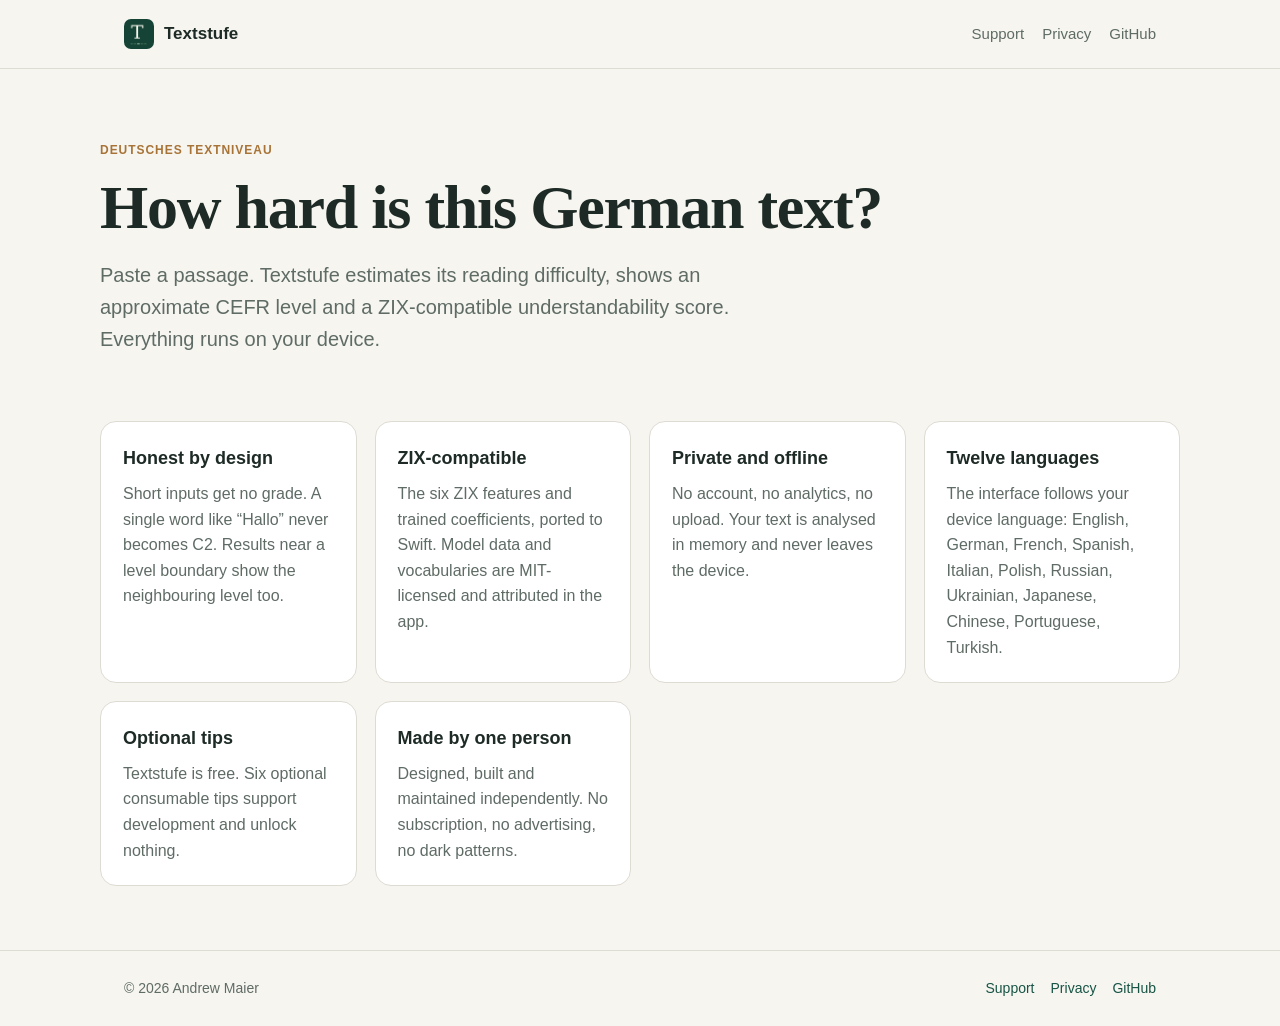
<file: index.html>
<!doctype html>
<html lang="en">
<head>
  <meta charset="utf-8">
  <meta name="viewport" content="width=device-width, initial-scale=1">
  <title>Textstufe — German reading difficulty, offline</title>
  <meta name="description" content="Textstufe estimates the reading difficulty of German texts on your iPhone and iPad. Offline, private, with a ZIX-compatible score.">
  <link rel="icon" href="assets/app-icon.png">
  <link rel="stylesheet" href="style.css">
</head>
<body>
  <header class="site">
    <div class="wrap">
      <a class="brand" href="index.html"><img src="assets/app-icon.png" alt="">Textstufe</a>
      <nav class="site">
        <a href="support.html">Support</a>
        <a href="privacy.html">Privacy</a>
        <a href="https://github.com/Dronnn/dieTextstufe">GitHub</a>
      </nav>
    </div>
  </header>

  <main class="hero wrap">
    <div class="eyebrow">Deutsches Textniveau</div>
    <h1>How hard is this German text?</h1>
    <p class="lead">Paste a passage. Textstufe estimates its reading difficulty, shows an approximate CEFR level and a ZIX-compatible understandability score. Everything runs on your device.</p>
  </main>

  <section class="wrap grid">
    <div class="card">
      <h2>Honest by design</h2>
      <p>Short inputs get no grade. A single word like “Hallo” never becomes C2. Results near a level boundary show the neighbouring level too.</p>
    </div>
    <div class="card">
      <h2>ZIX-compatible</h2>
      <p>The six ZIX features and trained coefficients, ported to Swift. Model data and vocabularies are MIT-licensed and attributed in the app.</p>
    </div>
    <div class="card">
      <h2>Private and offline</h2>
      <p>No account, no analytics, no upload. Your text is analysed in memory and never leaves the device.</p>
    </div>
    <div class="card">
      <h2>Twelve languages</h2>
      <p>The interface follows your device language: English, German, French, Spanish, Italian, Polish, Russian, Ukrainian, Japanese, Chinese, Portuguese, Turkish.</p>
    </div>
    <div class="card">
      <h2>Optional tips</h2>
      <p>Textstufe is free. Six optional consumable tips support development and unlock nothing.</p>
    </div>
    <div class="card">
      <h2>Made by one person</h2>
      <p>Designed, built and maintained independently. No subscription, no advertising, no dark patterns.</p>
    </div>
  </section>

  <footer class="site">
    <div class="wrap">
      <span>© 2026 Andrew Maier</span>
      <nav>
        <a href="support.html">Support</a>
        <a href="privacy.html">Privacy</a>
        <a href="https://github.com/Dronnn/dieTextstufe">GitHub</a>
      </nav>
    </div>
  </footer>
</body>
</html>
</file>
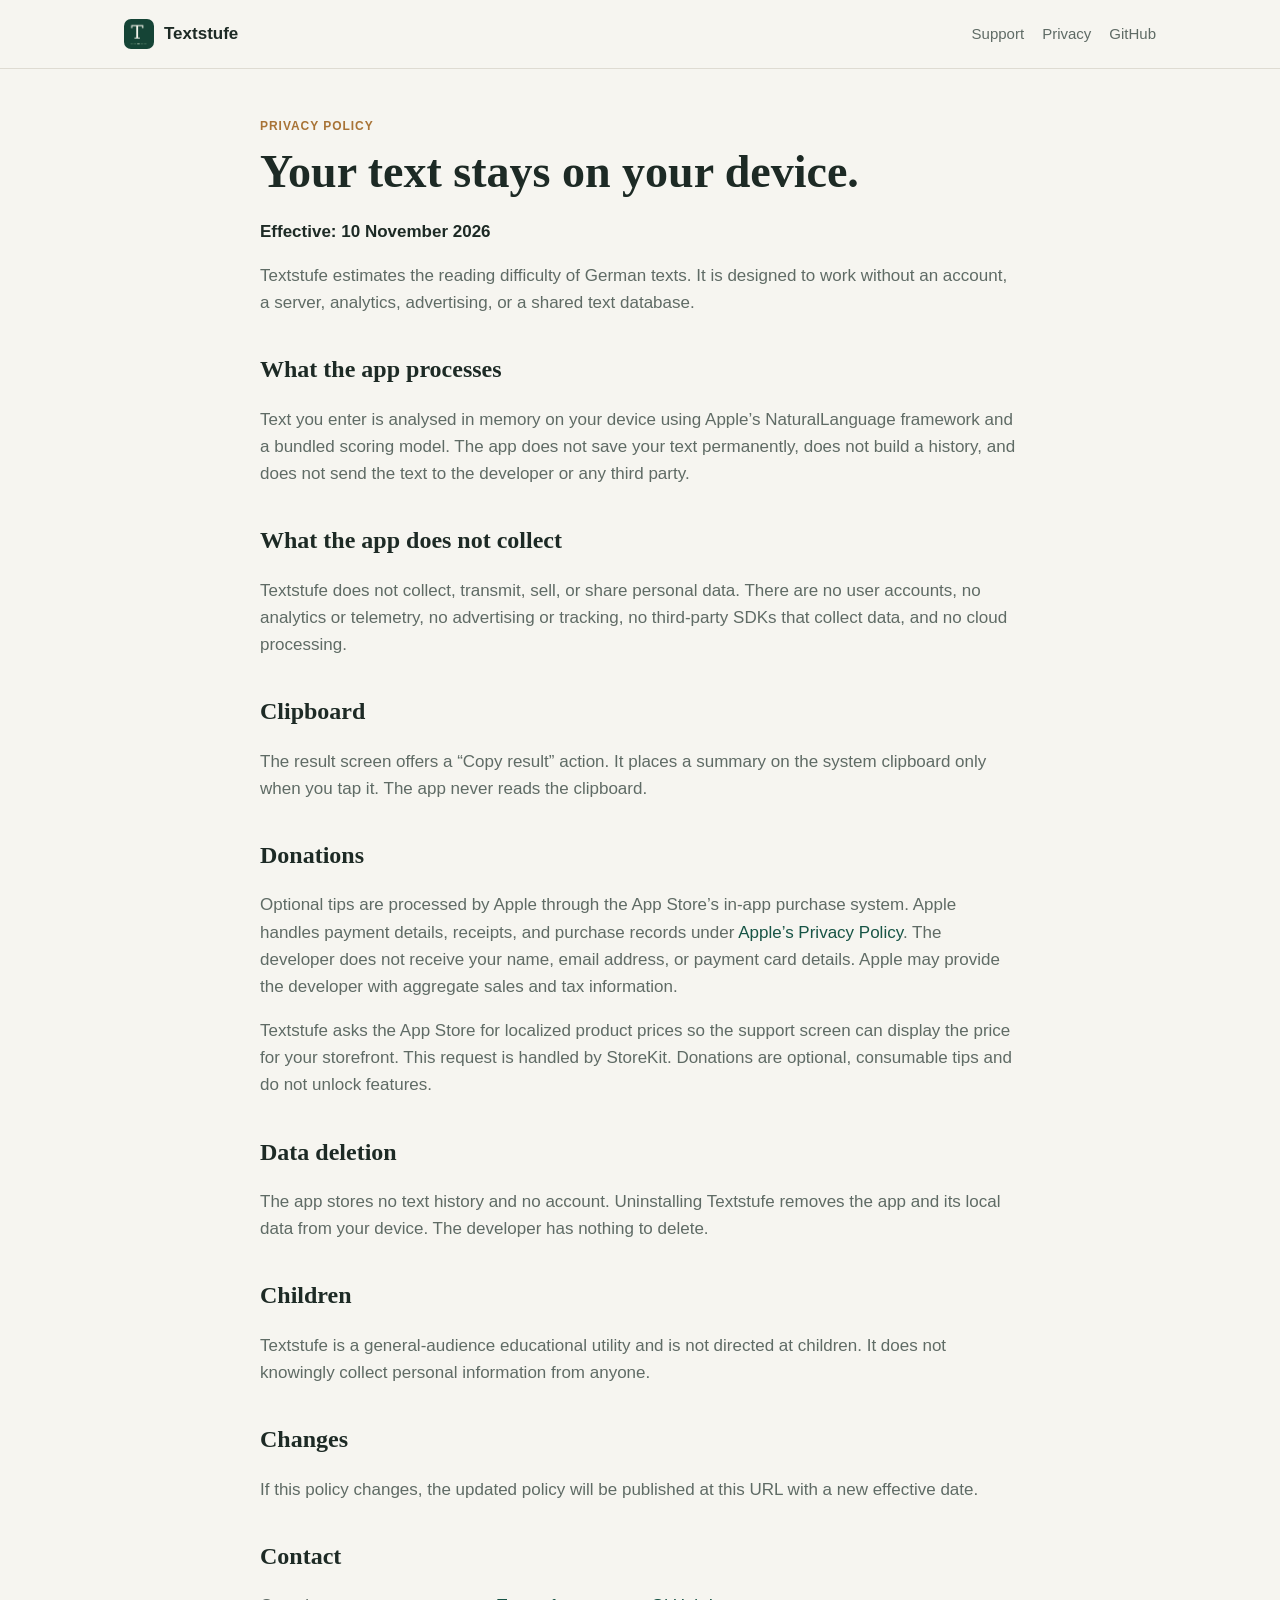
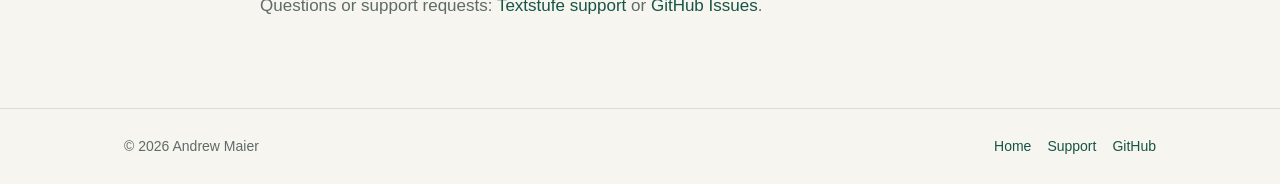
<file: privacy.html>
<!doctype html>
<html lang="en">
<head>
  <meta charset="utf-8">
  <meta name="viewport" content="width=device-width, initial-scale=1">
  <title>Privacy — Textstufe</title>
  <meta name="description" content="Textstufe privacy policy: on-device analysis, no accounts, no analytics, no tracking.">
  <link rel="icon" href="assets/app-icon.png">
  <link rel="stylesheet" href="style.css">
</head>
<body>
  <header class="site">
    <div class="wrap">
      <a class="brand" href="index.html"><img src="assets/app-icon.png" alt="">Textstufe</a>
      <nav class="site">
        <a href="support.html">Support</a>
        <a href="privacy.html">Privacy</a>
        <a href="https://github.com/Dronnn/dieTextstufe">GitHub</a>
      </nav>
    </div>
  </header>

  <main class="page wrap">
    <div class="eyebrow">Privacy policy</div>
    <h1>Your text stays on your device.</h1>
    <p><strong>Effective: 10 November 2026</strong></p>
    <p>Textstufe estimates the reading difficulty of German texts. It is designed to work without an account, a server, analytics, advertising, or a shared text database.</p>

    <h2>What the app processes</h2>
    <p>Text you enter is analysed in memory on your device using Apple’s NaturalLanguage framework and a bundled scoring model. The app does not save your text permanently, does not build a history, and does not send the text to the developer or any third party.</p>

    <h2>What the app does not collect</h2>
    <p>Textstufe does not collect, transmit, sell, or share personal data. There are no user accounts, no analytics or telemetry, no advertising or tracking, no third-party SDKs that collect data, and no cloud processing.</p>

    <h2>Clipboard</h2>
    <p>The result screen offers a “Copy result” action. It places a summary on the system clipboard only when you tap it. The app never reads the clipboard.</p>

    <h2>Donations</h2>
    <p>Optional tips are processed by Apple through the App Store’s in-app purchase system. Apple handles payment details, receipts, and purchase records under <a href="https://www.apple.com/legal/privacy/">Apple’s Privacy Policy</a>. The developer does not receive your name, email address, or payment card details. Apple may provide the developer with aggregate sales and tax information.</p>
    <p>Textstufe asks the App Store for localized product prices so the support screen can display the price for your storefront. This request is handled by StoreKit. Donations are optional, consumable tips and do not unlock features.</p>

    <h2>Data deletion</h2>
    <p>The app stores no text history and no account. Uninstalling Textstufe removes the app and its local data from your device. The developer has nothing to delete.</p>

    <h2>Children</h2>
    <p>Textstufe is a general-audience educational utility and is not directed at children. It does not knowingly collect personal information from anyone.</p>

    <h2>Changes</h2>
    <p>If this policy changes, the updated policy will be published at this URL with a new effective date.</p>

    <h2>Contact</h2>
    <p>Questions or support requests: <a href="support.html">Textstufe support</a> or <a href="https://github.com/Dronnn/dieTextstufe/issues">GitHub Issues</a>.</p>
  </main>

  <footer class="site">
    <div class="wrap">
      <span>© 2026 Andrew Maier</span>
      <nav>
        <a href="index.html">Home</a>
        <a href="support.html">Support</a>
        <a href="https://github.com/Dronnn/dieTextstufe">GitHub</a>
      </nav>
    </div>
  </footer>
</body>
</html>
</file>
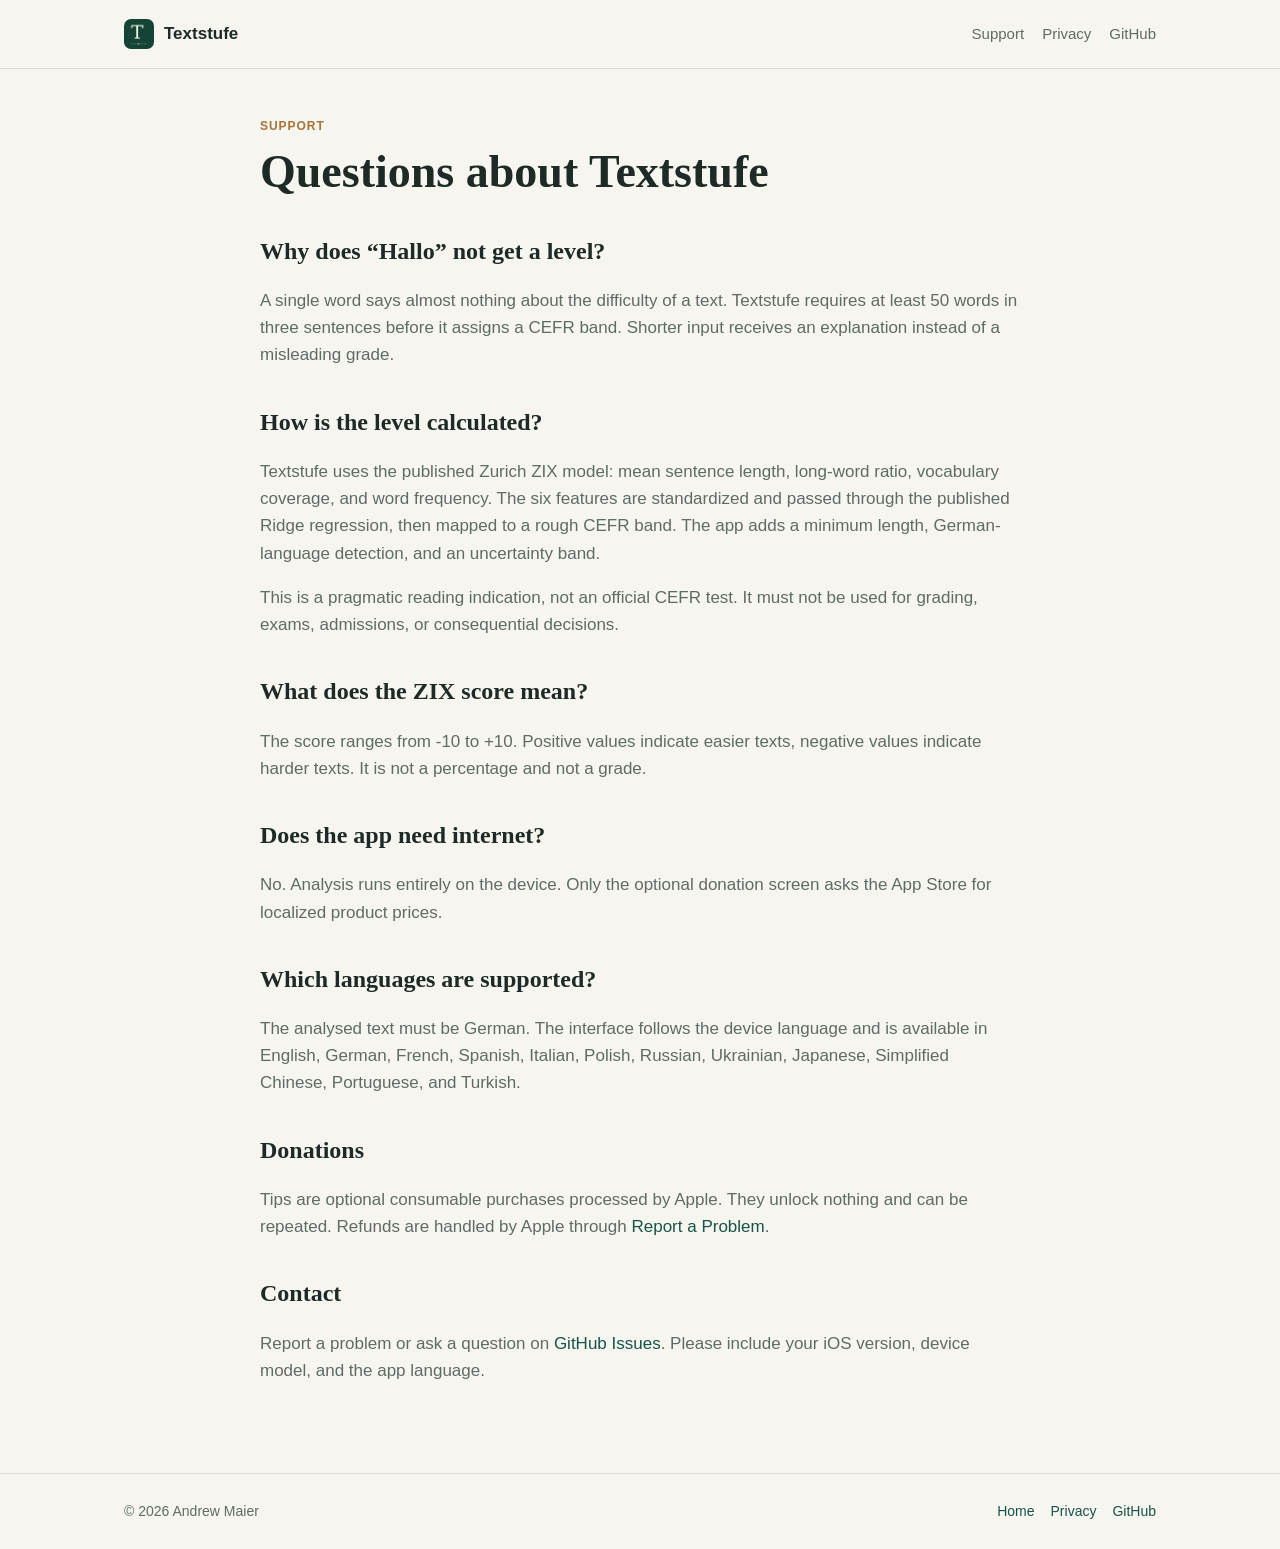
<file: support.html>
<!doctype html>
<html lang="en">
<head>
  <meta charset="utf-8">
  <meta name="viewport" content="width=device-width, initial-scale=1">
  <title>Support — Textstufe</title>
  <meta name="description" content="Textstufe support: scoring method, short-text limits, offline behaviour, donations and contact.">
  <link rel="icon" href="assets/app-icon.png">
  <link rel="stylesheet" href="style.css">
</head>
<body>
  <header class="site">
    <div class="wrap">
      <a class="brand" href="index.html"><img src="assets/app-icon.png" alt="">Textstufe</a>
      <nav class="site">
        <a href="support.html">Support</a>
        <a href="privacy.html">Privacy</a>
        <a href="https://github.com/Dronnn/dieTextstufe">GitHub</a>
      </nav>
    </div>
  </header>

  <main class="page wrap">
    <div class="eyebrow">Support</div>
    <h1>Questions about Textstufe</h1>

    <h2>Why does “Hallo” not get a level?</h2>
    <p>A single word says almost nothing about the difficulty of a text. Textstufe requires at least 50 words in three sentences before it assigns a CEFR band. Shorter input receives an explanation instead of a misleading grade.</p>

    <h2>How is the level calculated?</h2>
    <p>Textstufe uses the published Zurich ZIX model: mean sentence length, long-word ratio, vocabulary coverage, and word frequency. The six features are standardized and passed through the published Ridge regression, then mapped to a rough CEFR band. The app adds a minimum length, German-language detection, and an uncertainty band.</p>
    <p>This is a pragmatic reading indication, not an official CEFR test. It must not be used for grading, exams, admissions, or consequential decisions.</p>

    <h2>What does the ZIX score mean?</h2>
    <p>The score ranges from -10 to +10. Positive values indicate easier texts, negative values indicate harder texts. It is not a percentage and not a grade.</p>

    <h2>Does the app need internet?</h2>
    <p>No. Analysis runs entirely on the device. Only the optional donation screen asks the App Store for localized product prices.</p>

    <h2>Which languages are supported?</h2>
    <p>The analysed text must be German. The interface follows the device language and is available in English, German, French, Spanish, Italian, Polish, Russian, Ukrainian, Japanese, Simplified Chinese, Portuguese, and Turkish.</p>

    <h2>Donations</h2>
    <p>Tips are optional consumable purchases processed by Apple. They unlock nothing and can be repeated. Refunds are handled by Apple through <a href="https://reportaproblem.apple.com">Report a Problem</a>.</p>

    <h2>Contact</h2>
    <p>Report a problem or ask a question on <a href="https://github.com/Dronnn/dieTextstufe/issues">GitHub Issues</a>. Please include your iOS version, device model, and the app language.</p>
  </main>

  <footer class="site">
    <div class="wrap">
      <span>© 2026 Andrew Maier</span>
      <nav>
        <a href="index.html">Home</a>
        <a href="privacy.html">Privacy</a>
        <a href="https://github.com/Dronnn/dieTextstufe">GitHub</a>
      </nav>
    </div>
  </footer>
</body>
</html>
</file>
<file: style.css>
:root {
  --bg: #f6f5f0;
  --surface: #ffffff;
  --text: #1d2a25;
  --secondary: #5f6b65;
  --line: #dedbd2;
  --accent: #175445;
  --accent-soft: rgba(23, 84, 69, 0.1);
  --gold: #a87336;
  --serif: "Iowan Old Style", "Palatino Linotype", Georgia, serif;
  --sans: -apple-system, BlinkMacSystemFont, "Segoe UI", sans-serif;
}

@media (prefers-color-scheme: dark) {
  :root {
    --bg: #121815;
    --surface: #18211d;
    --text: #f1f0ea;
    --secondary: #a6b1ab;
    --line: #2e3a34;
    --accent: #7fc4a8;
    --accent-soft: rgba(127, 196, 168, 0.12);
    --gold: #d2a265;
  }
}

* { box-sizing: border-box; }
html { scroll-behavior: smooth; }

body {
  margin: 0;
  background: var(--bg);
  color: var(--text);
  font-family: var(--sans);
  font-size: 17px;
  line-height: 1.6;
  -webkit-font-smoothing: antialiased;
}

a { color: var(--accent); text-decoration: none; }
a:hover { text-decoration: underline; }

.wrap { max-width: 1080px; margin: 0 auto; padding: 0 24px; }

header.site { border-bottom: 1px solid var(--line); background: var(--bg); }
header.site .wrap { display: flex; align-items: center; gap: 12px; min-height: 68px; }
.brand { display: flex; align-items: center; gap: 10px; font-weight: 600; color: var(--text); }
.brand img { width: 30px; height: 30px; border-radius: 7px; }
nav.site { margin-left: auto; display: flex; gap: 18px; font-size: 15px; }
nav.site a { color: var(--secondary); }

.hero { padding: 72px 0 56px; }
.hero .eyebrow { color: var(--gold); font-weight: 600; letter-spacing: .08em; text-transform: uppercase; font-size: 12px; }
.hero h1 { font-family: var(--serif); font-size: clamp(38px, 6vw, 62px); line-height: 1.08; margin: 14px 0 18px; letter-spacing: -.02em; }
.hero p.lead { font-size: 20px; color: var(--secondary); max-width: 640px; margin: 0; }

.grid { display: grid; grid-template-columns: repeat(auto-fit, minmax(240px, 1fr)); gap: 18px; padding: 10px 0 64px; }
.card { background: var(--surface); border: 1px solid var(--line); border-radius: 16px; padding: 22px; }
.card h2 { font-size: 18px; margin: 0 0 8px; }
.card p { margin: 0; color: var(--secondary); font-size: 16px; }

main.page { padding: 48px 0 72px; max-width: 760px; }
main.page .eyebrow { color: var(--gold); font-weight: 600; letter-spacing: .08em; text-transform: uppercase; font-size: 12px; }
main.page h1 { font-family: var(--serif); font-size: clamp(32px, 5vw, 46px); line-height: 1.12; margin: 10px 0 20px; }
main.page h2 { font-family: var(--serif); font-size: 24px; margin: 34px 0 10px; }
main.page p, main.page li { color: var(--secondary); }
main.page strong { color: var(--text); }

footer.site { border-top: 1px solid var(--line); padding: 26px 0; font-size: 14px; color: var(--secondary); }
footer.site .wrap { display: flex; flex-wrap: wrap; gap: 12px; align-items: center; }
footer.site nav { margin-left: auto; display: flex; gap: 16px; }

@media (max-width: 640px) {
  .hero { padding: 48px 0 36px; }
  nav.site { gap: 12px; font-size: 14px; }
}
</file>
